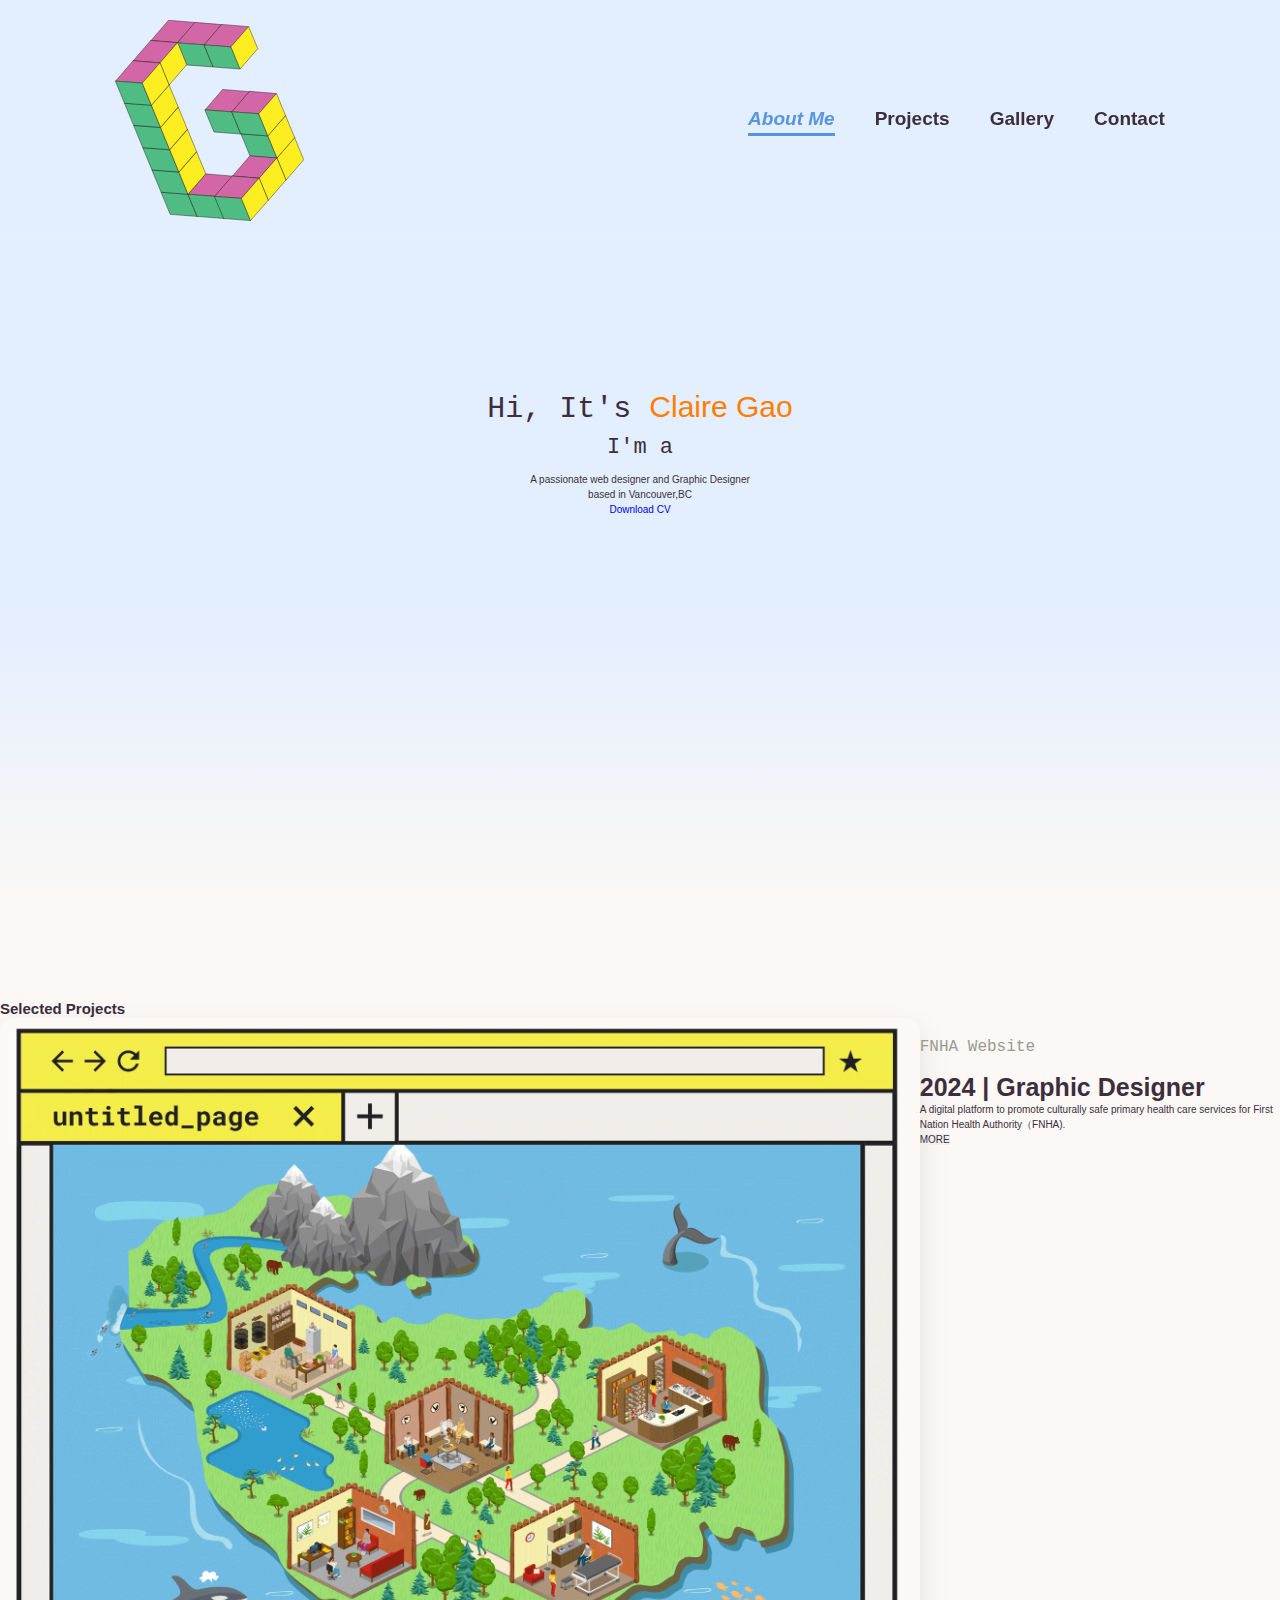
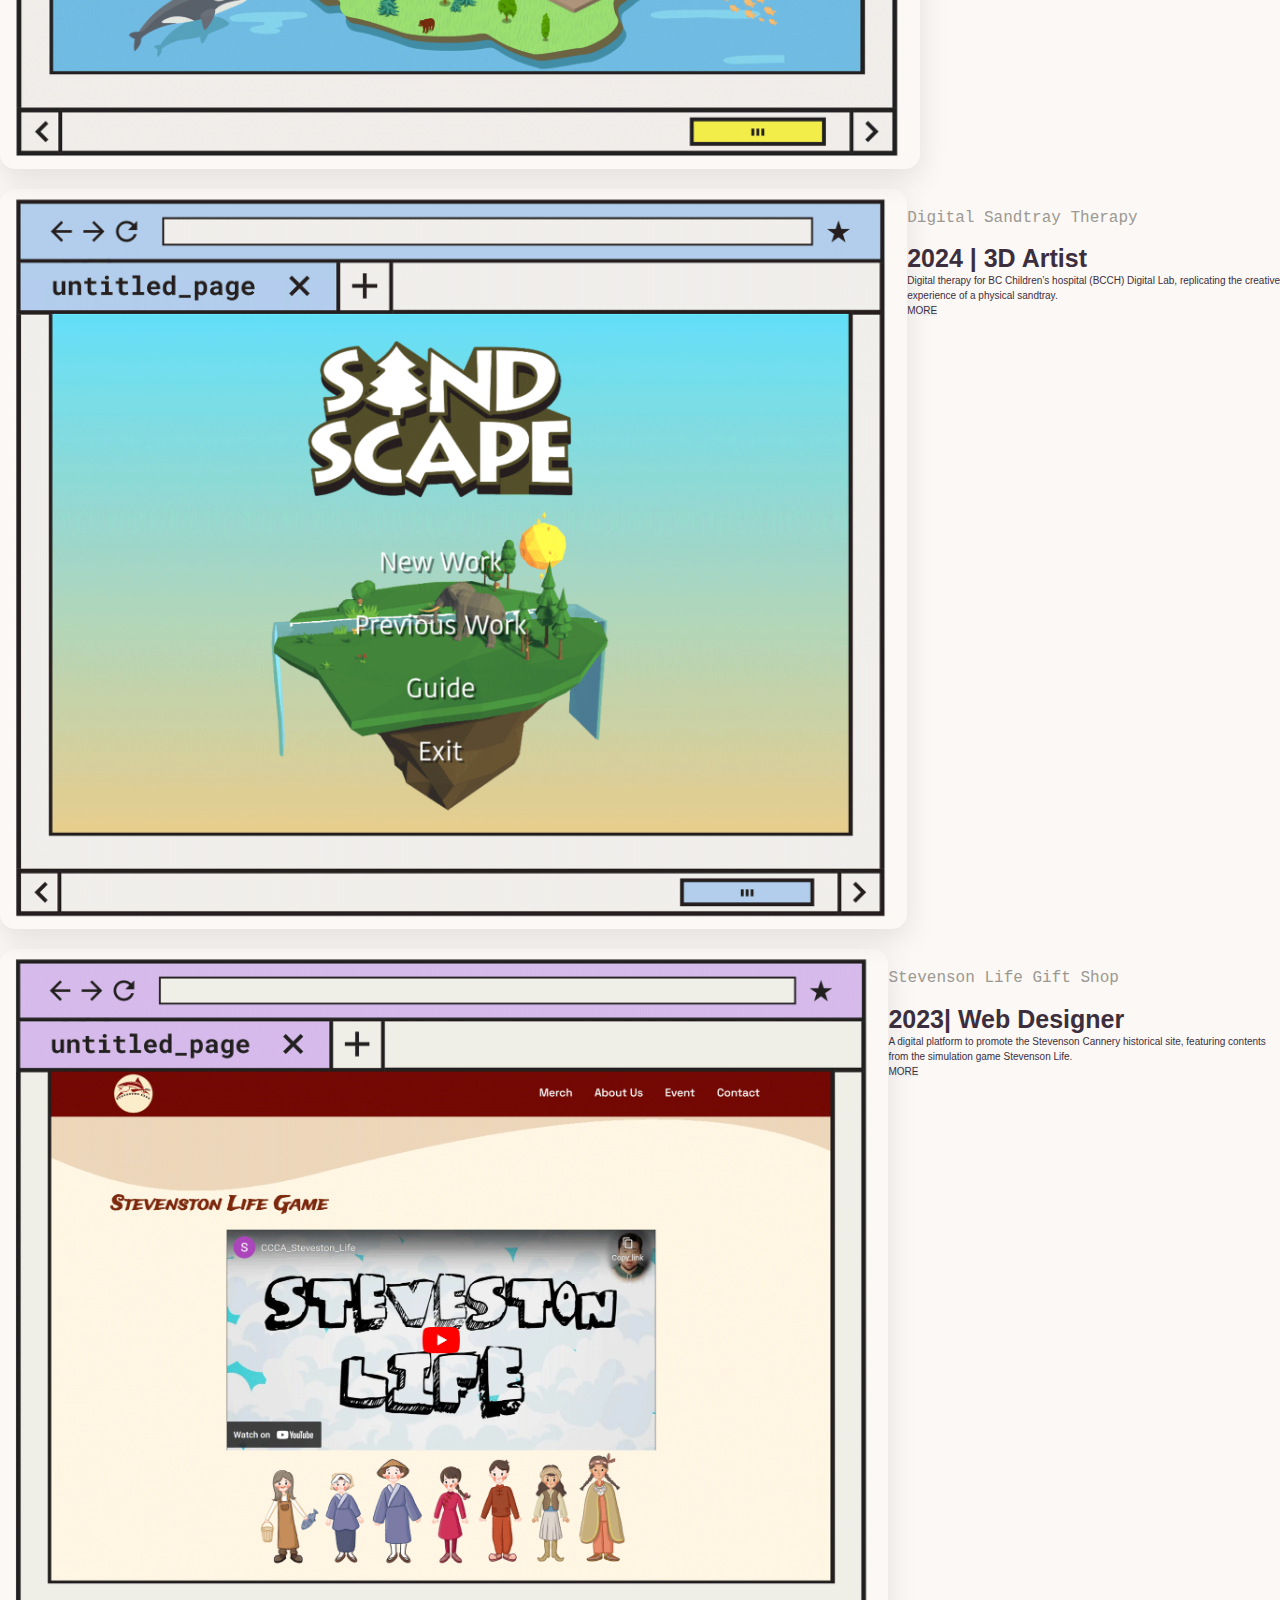
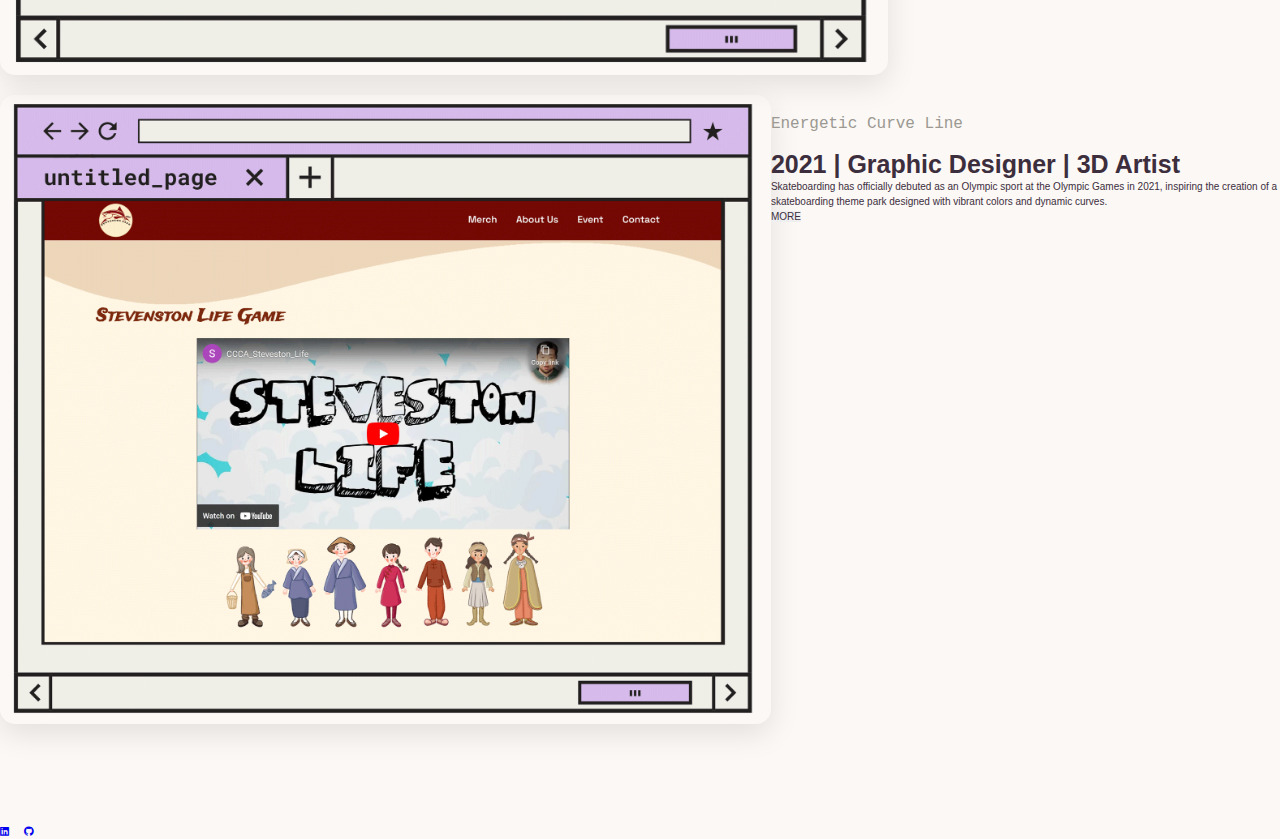
<file: index.html>
<!DOCTYPE html>
<html lang="en-CA">
    <head>
        <meta charset="utf-8">
        <meta name="viewport" content="width=device-width, initial-scale=1, shrink-to-fit=no, viewport-fit=cover">
        <link rel="stylesheet" href="https://cdnjs.cloudflare.com/ajax/libs/font-awesome/6.5.2/css/all.min.css">
        <link rel="stylesheet" href="styles/reset.css">
        <link rel="stylesheet" href="styles/main.css">
        <title>Personal Website</title>
    </head>
    <body>
        <header>
            <img src="images/logo.svg" alt="" class="logo">
            <nav>
                <a href="#about-me" title="banner" class="active"> About Me</a>
                <a href="#projects" title="Selected Projects">Projects</a>
                <a href="fun-Works.html" title="Desgin and Art Works Archives">Gallery</a>
                <a href="#contact" title="Contact Info">Contact</a>
            </nav>
        </header>
        <main>
            <section id="about-me" class="home">
                <div class="home-content">
                    <h1>Hi, It's <span>Claire Gao</span></h1>
                    <h3 class="typing-text">I'm a <span></span></h3>
                    <p>A passionate web designer and Graphic Designer
                    <br>based in Vancouver,BC </p>
                    <a href="https://docs.google.com/document/d/1UJt3DOXD3BlsddroTy67OWfcj3agmUTtpZbGfWmgx4Q/edit?usp=sharing" class="btn">Download CV</a>                                        
                </div>
            </section>
            <section id="projects" class="projects">
                <h2>Selected Projects</h2>
                <ul>
                    <li class="is-flex">
                        <div class="project-img">
                            <img src="images/22.png" src="">
                        </div>
                        <div class="project-info">
                            <h3>FNHA Website</h3>
                            <h4>2024 | Graphic Designer</h4>
                            <p>A digital platform to promote culturally safe primary health care services for First Nation Health Authority（FNHA).</p>
                            <a href="fnha-website.html">
                             <button class="button-56" role="button">MORE</button>
                            </a>
                        </div>
                    </li>
                    <li class="is-flex">
                        <div class="project-img">
                            <img src="images/21.png" src="">
                        </div>
                        <div class="project-info">
                            <h3>Digital Sandtray Therapy</h3>
                            <h4>2024 | 3D Artist</h4>
                            <p>Digital therapy for BC Children’s hospital (BCCH) Digital Lab, replicating the creative experience of a physical sandtray.</p>
                            <a href="digital-sandtray-therapy.html">
                             <button class="button-56" role="button">MORE</button>
                            </a>
                        </div>
                    </li>
                    <li class="is-flex">
                        <div class="project-img">
                            <img src="images/23.png" src="">
                        </div>
                        <div class="project-info">
                            <h3>Stevenson Life Gift Shop</h3>
                            <h4>2023| Web Designer</h4>
                            <p>A digital platform to promote the Stevenson Cannery historical site, featuring contents from the simulation game Stevenson Life.</p>
                            <a href="stevenson-life-gift-shop.html">
                             <button class="button-56" role="button">MORE</button>
                            </a>
                        </div>
                    </li>
                    <li class="is-flex">
                        <div class="project-img">
                            <img src="images/23.png" src="">
                        </div>
                        <div class="project-info">
                            <h3>Energetic Curve Line</h3>
                            <h4>2021 | Graphic Designer | 3D Artist</h4>
                            <p>Skateboarding has officially debuted as an Olympic sport at the Olympic Games in 2021, inspiring the creation of a skateboarding theme park designed with vibrant colors and dynamic curves.</p>
                            <a href="energetic-curve-line.html">
                              <button class="button-56" role="button">MORE</button>
                            </a>
                            
                        </div>
                    </li>
                </ul>
                
            </section>
            
            <section id="contact" class="Contact">
                
            </section>
        </main>
        <footer>
            <div class="social-icons">
                <a href="https://www.linkedin.com/in/claire-siqi-gao-70b4151b2/"><i class="fa-brands fa-linkedin"></i></a>
                <a href="https://github.com/ImClaireGao"><i class="fa-brands fa-github"></i></a>
            </div>
        </footer>
    </body>
</html>
</file>
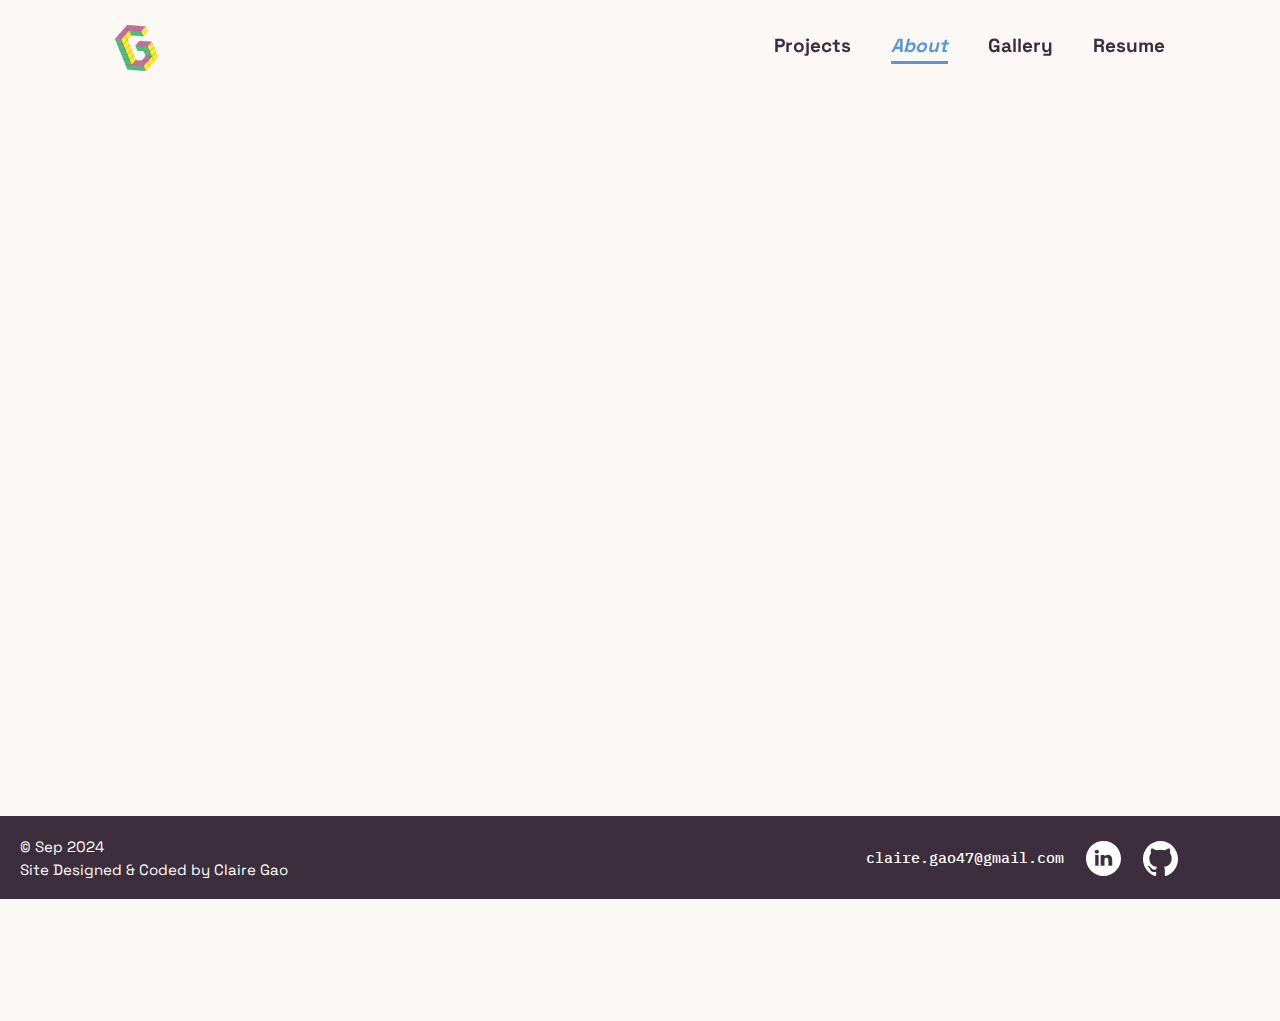
<file: about.html>
<!DOCTYPE html>
<html lang="en-CA">
    <head>
        <meta charset="utf-8">
        <meta name="viewport" content="width=device-width, initial-scale=1, shrink-to-fit=no, viewport-fit=cover">
        <link rel="preconnect" href="https://fonts.googleapis.com">
        <link rel="preconnect" href="https://fonts.gstatic.com" crossorigin>
        <link rel="stylesheet" href="https://fonts.googleapis.com/css2?family=IBM+Plex+Mono:ital,wght@0,100;0,200;0,300;0,400;0,500;0,600;0,700;1,100;1,200;1,300;1,400;1,500;1,600;1,700&family=Space+Grotesk:wght@300..700&display=swap" >
        <link rel="icon" type="image/svg" href="images/favicon.svg">
        <link rel="stylesheet" href="styles/reset.css">
        <link rel="stylesheet" href="styles/side-panel.css">
        <link rel="stylesheet" href="https://unpkg.com/aos@next/dist/aos.css" />
        <title>About Me</title>
    </head>
    <!-- Google tag (gtag.js) -->
    <script async src="https://www.googletagmanager.com/gtag/js?id=G-YCXKE1RN6E"></script>
    <script>
      window.dataLayer = window.dataLayer || [];
      function gtag(){dataLayer.push(arguments);}
      gtag('js', new Date());

      gtag('config', 'G-YCXKE1RN6E');
    </script>
    <!-- Clarity -->
    <script type="text/javascript">
        (function(c,l,a,r,i,t,y){
            c[a]=c[a]||function(){(c[a].q=c[a].q||[]).push(arguments)};
            t=l.createElement(r);t.async=1;t.src="https://www.clarity.ms/tag/"+i;
            y=l.getElementsByTagName(r)[0];y.parentNode.insertBefore(t,y);
        })(window, document, "clarity", "script", "qd5m733jta");
    </script>
    <body>
        <div class="theme-wrapper">
            <header>
                <a href="index.html" title="Homepage">
                    <img src="images/logo.svg" alt="Logo" class="logo">
                </a>
                <nav>
                    <a href="index.html" title="Selected Projects">Projects</a>
                    <a href="about.html" title="banner" class="active">About</a>
                    <a href="image-scroll.html" title="Desgin and Art Works Archives">Gallery</a>
                    <a href="resume_claire_gao.pdf" title="Resume Review" target="_blank">Resume</a>
                </nav>
            </header>
            <main>
              <section>
                <div class="container">

                </section>
            </main>
            
            <footer class="ftr">
                <div class="ftr-container is-flex"> 
                    <div class="copyright">
                        <p>&copy; Sep 2024 
                        <br>Site Designed & Coded by Claire Gao</p>
                    </div>
                        <div class="ftr-right">
                            <a href="mailto:claire.gao47@gmail.com" title="Send me an email" class="email">claire.gao47@gmail.com</a>
                            <ul class="social-icons">
                                <li><a href="https://www.linkedin.com/in/claire-siqi-gao-70b4151b2/" title="Find me on Linkedin" target="_blank" ><img src="images/linkedin.svg" alt=" Linkdein icon" width="35px"></a></li>
                                <li><a href="https://github.com/ImClaireGao" title="Find me on Github" target="_blank"><img src="images/github.svg" alt="Github icon" width="35px"></a></li>
                            </ul>

                        </div>
                    </div>

            </footer> 

            
            <script>
              
            

              AOS.init();

            </script>
            
        </div>
    </body>
</html>
</file>
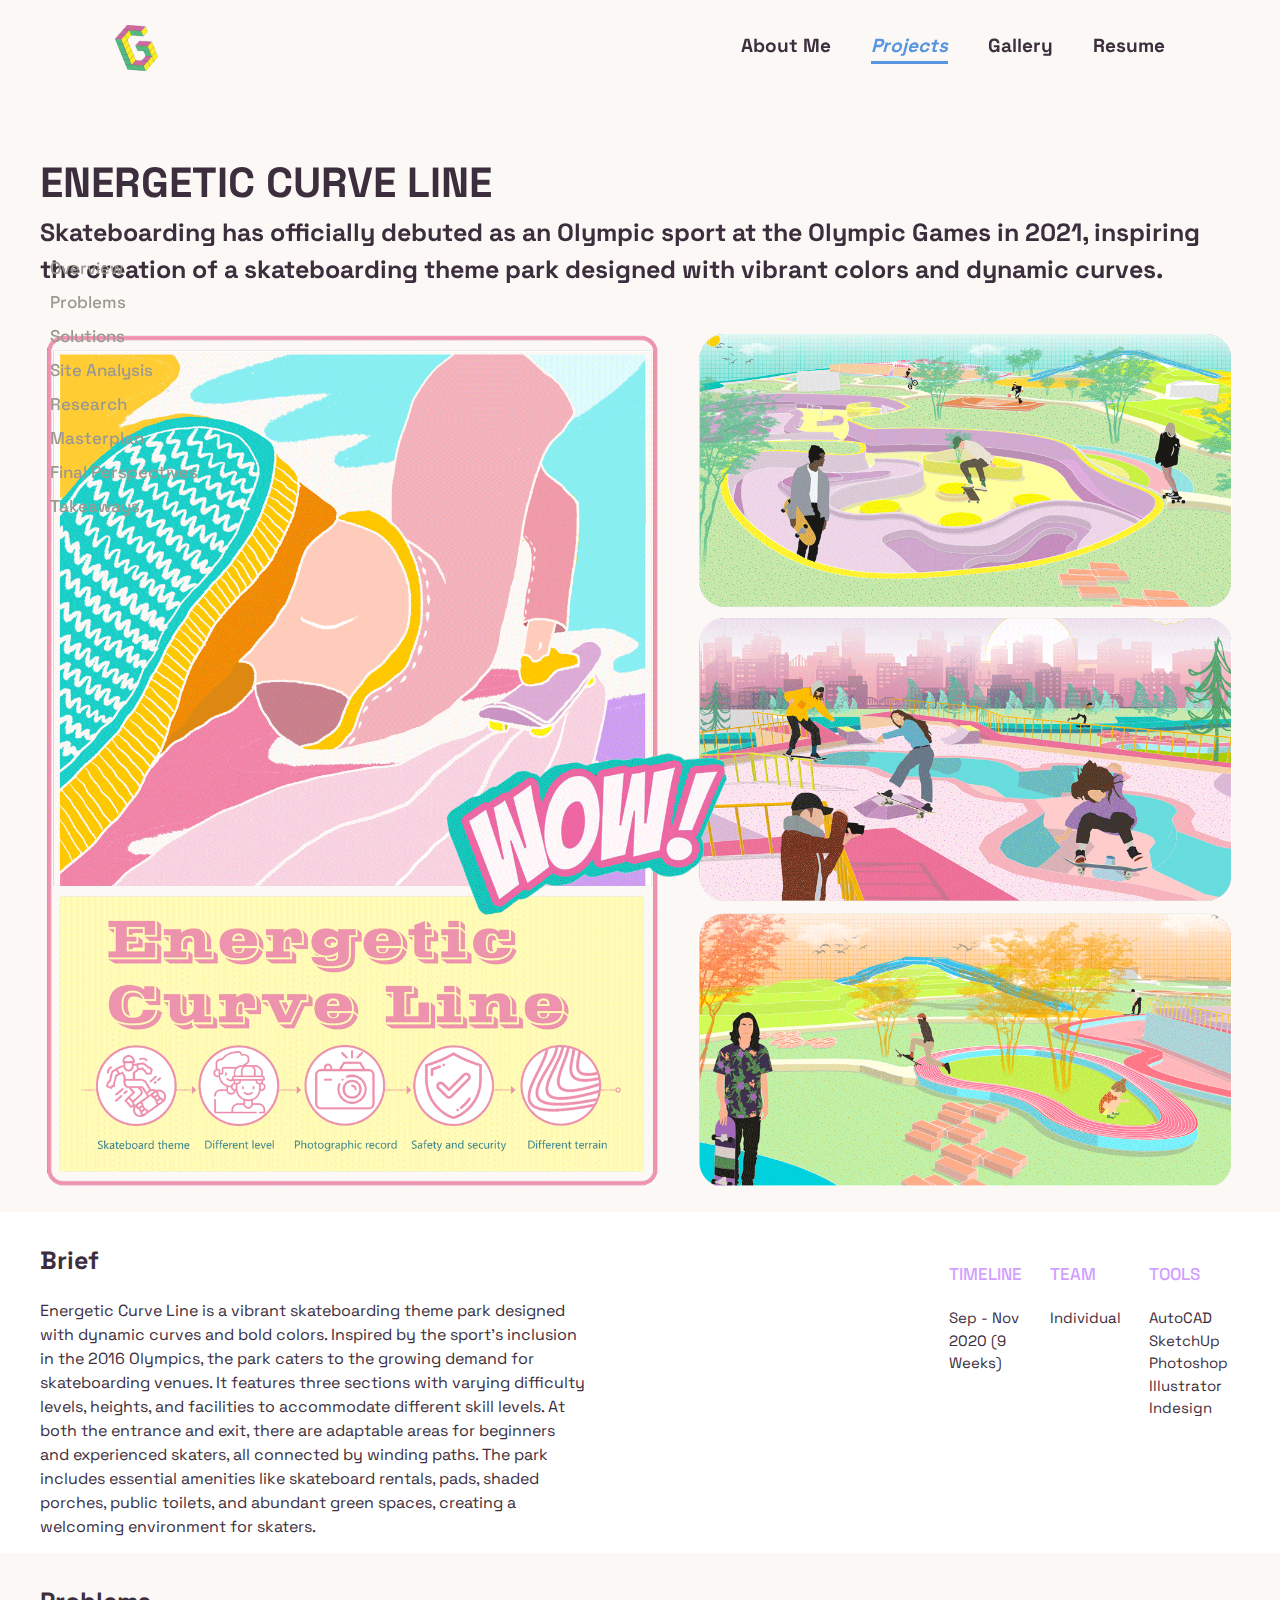
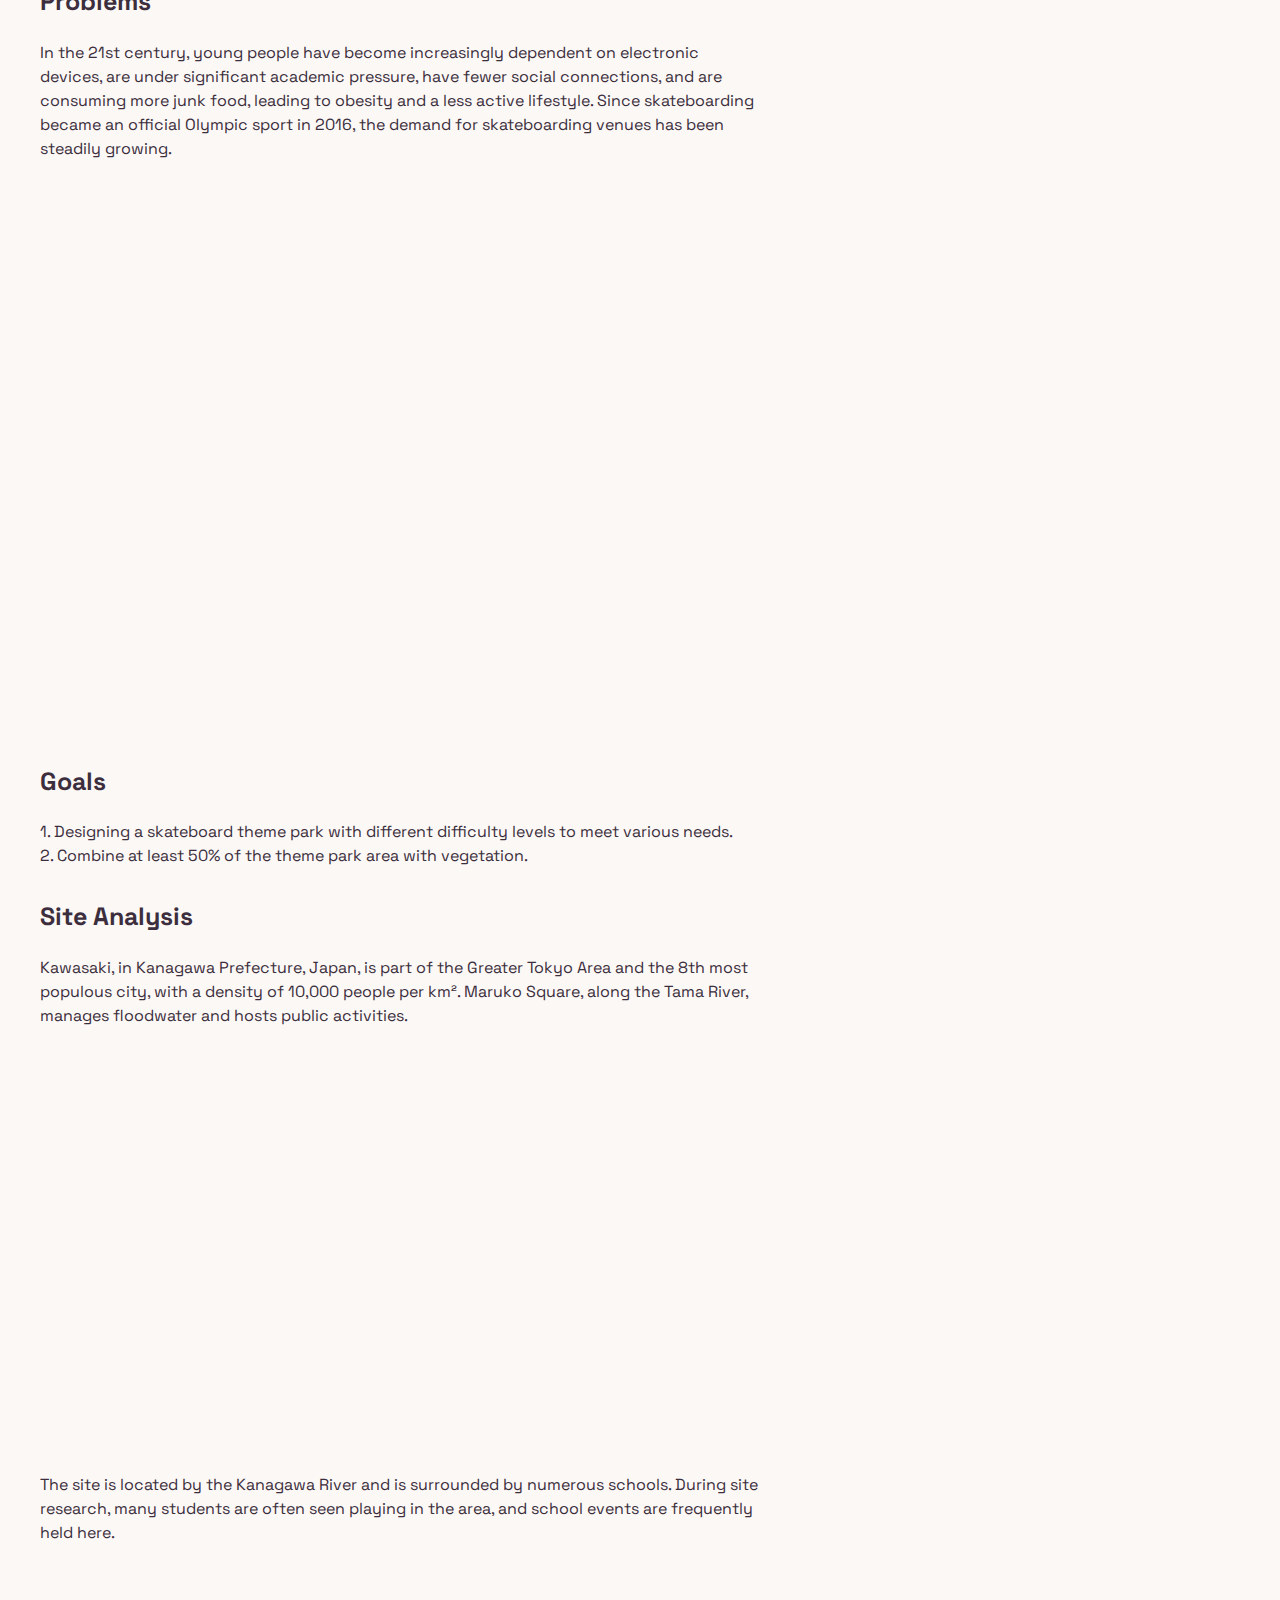
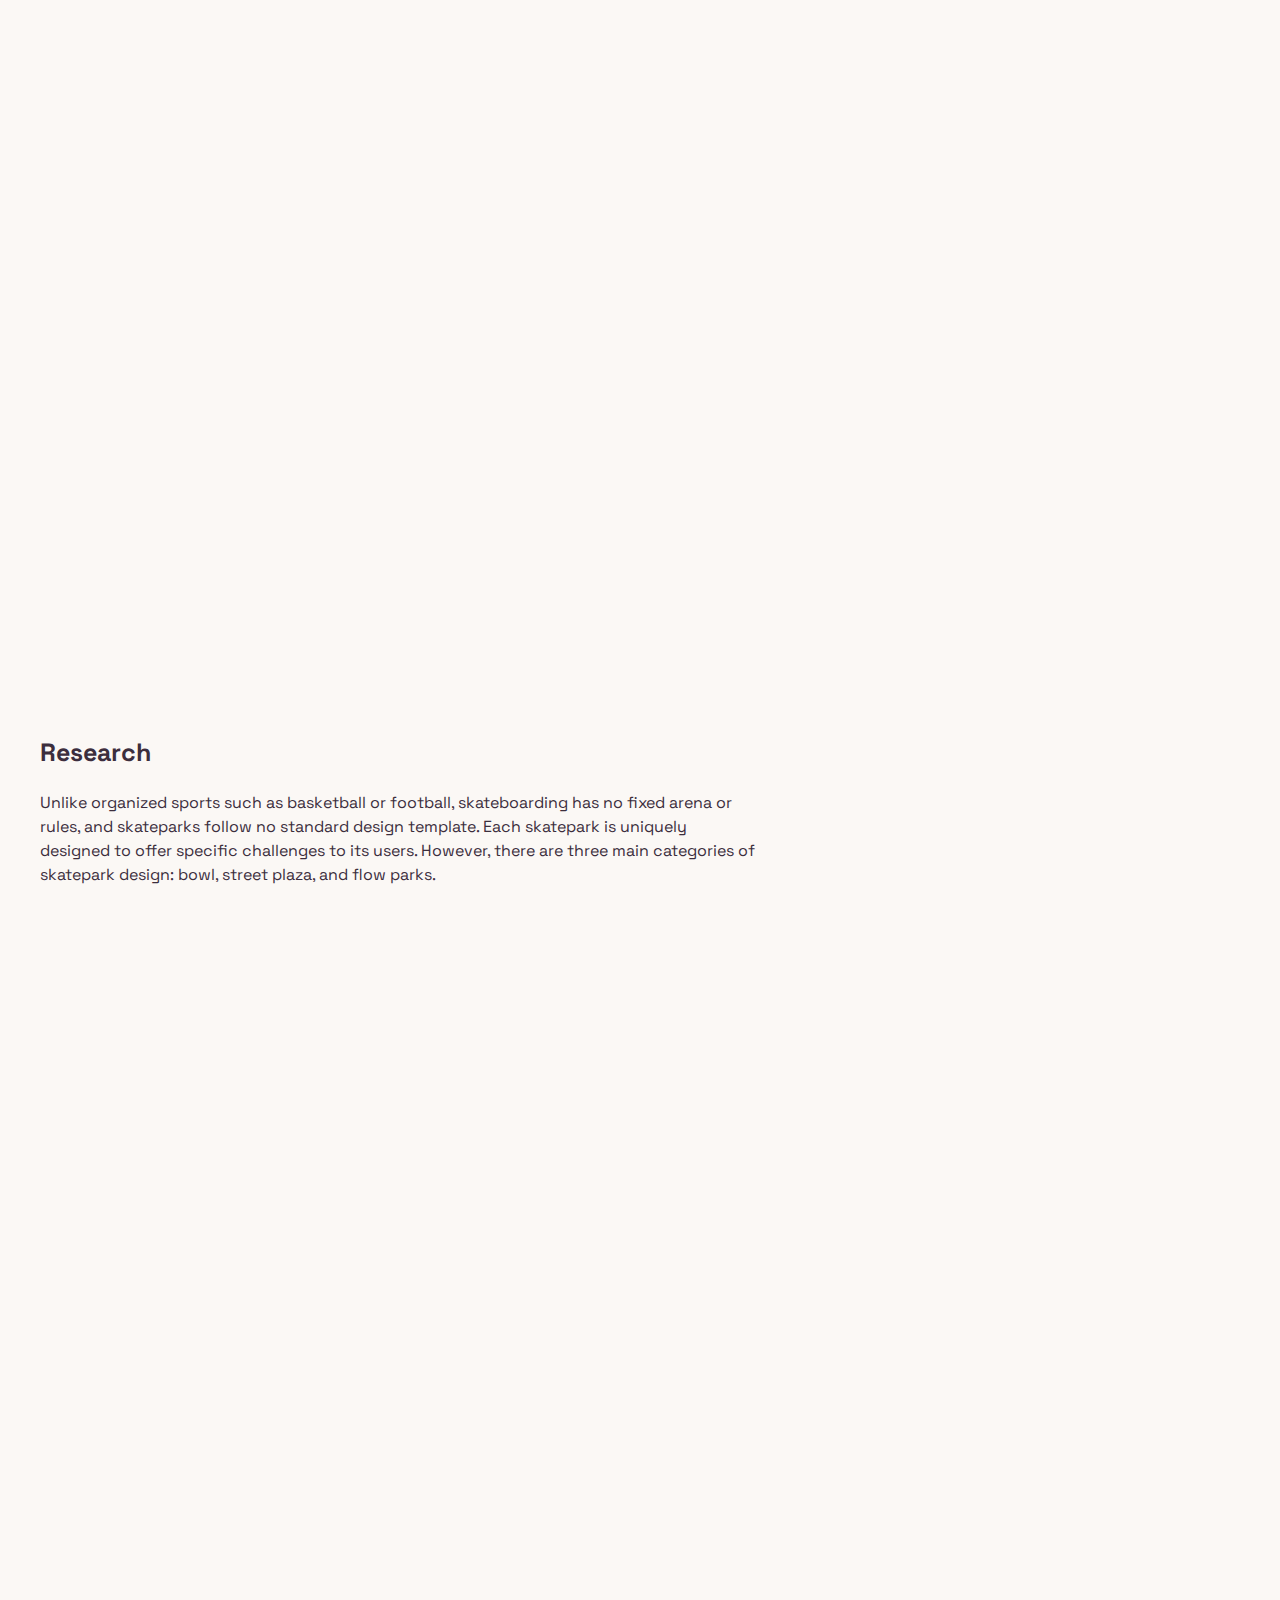
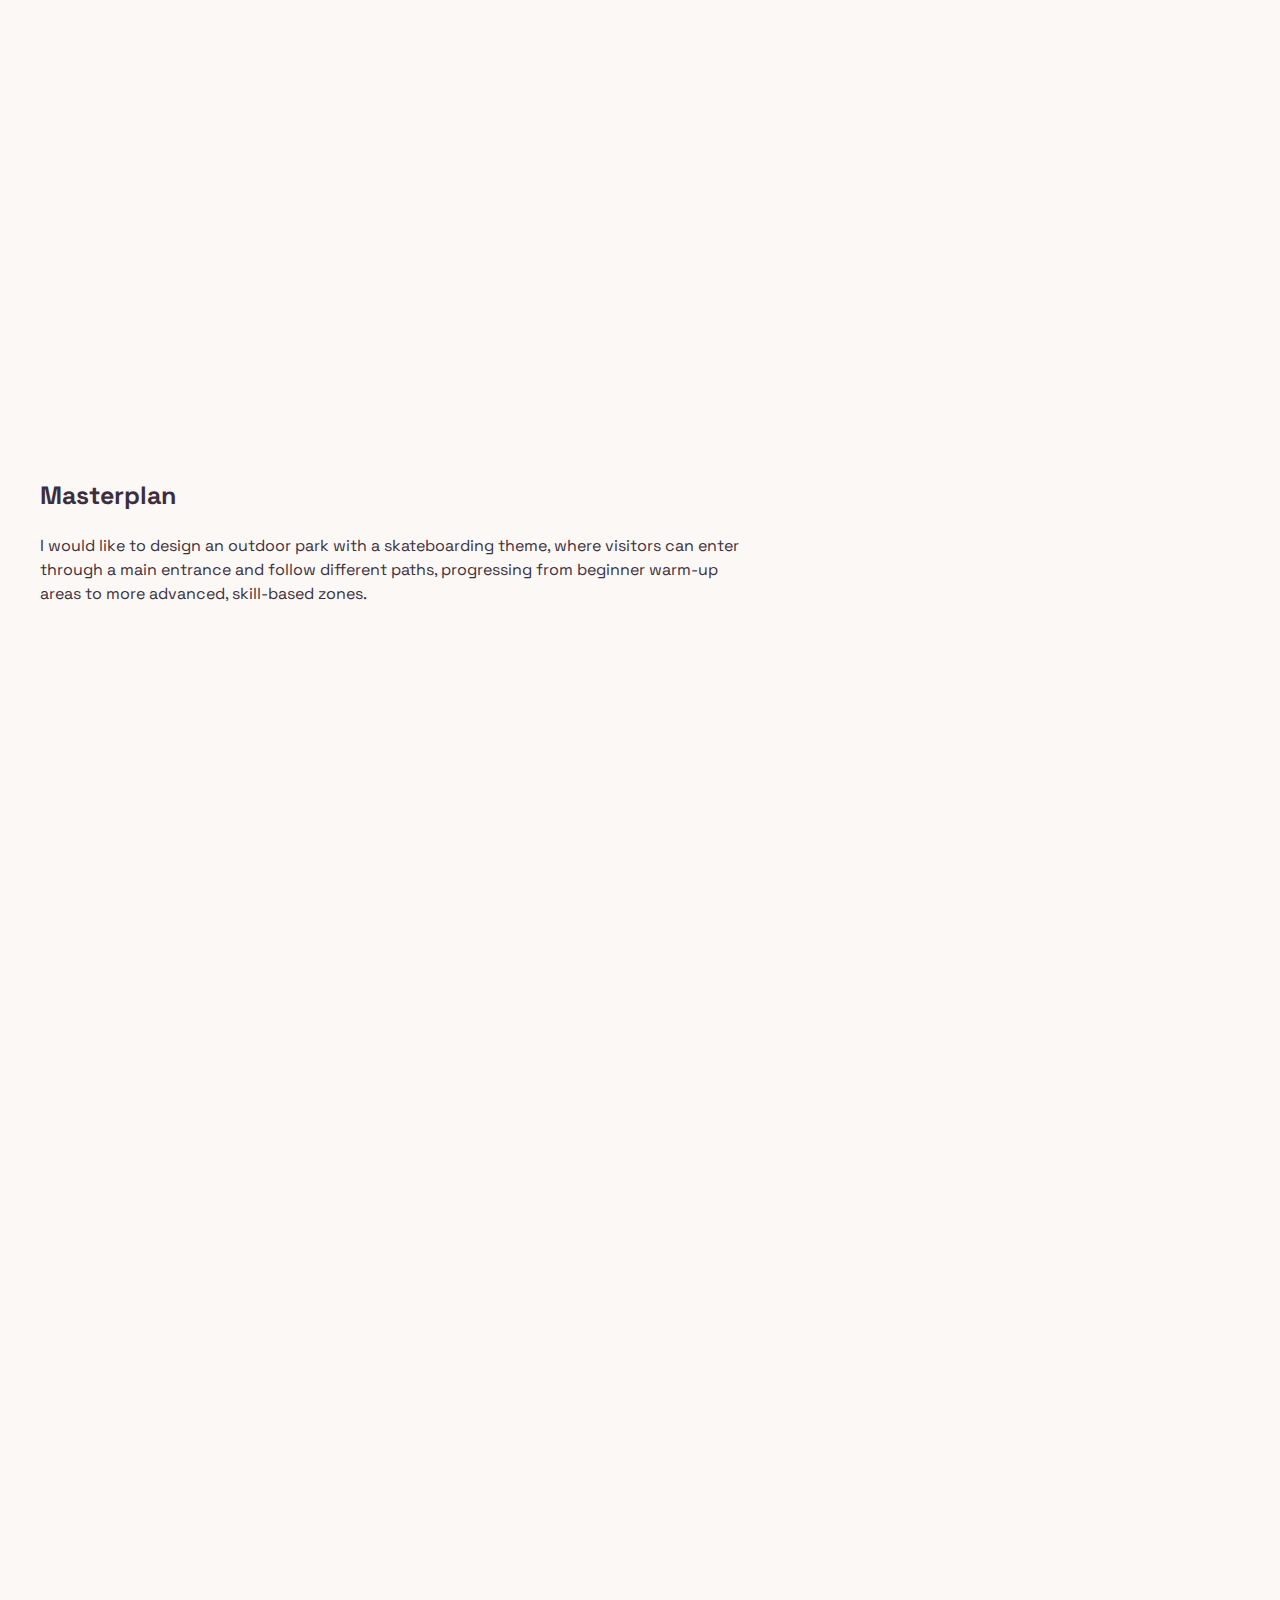
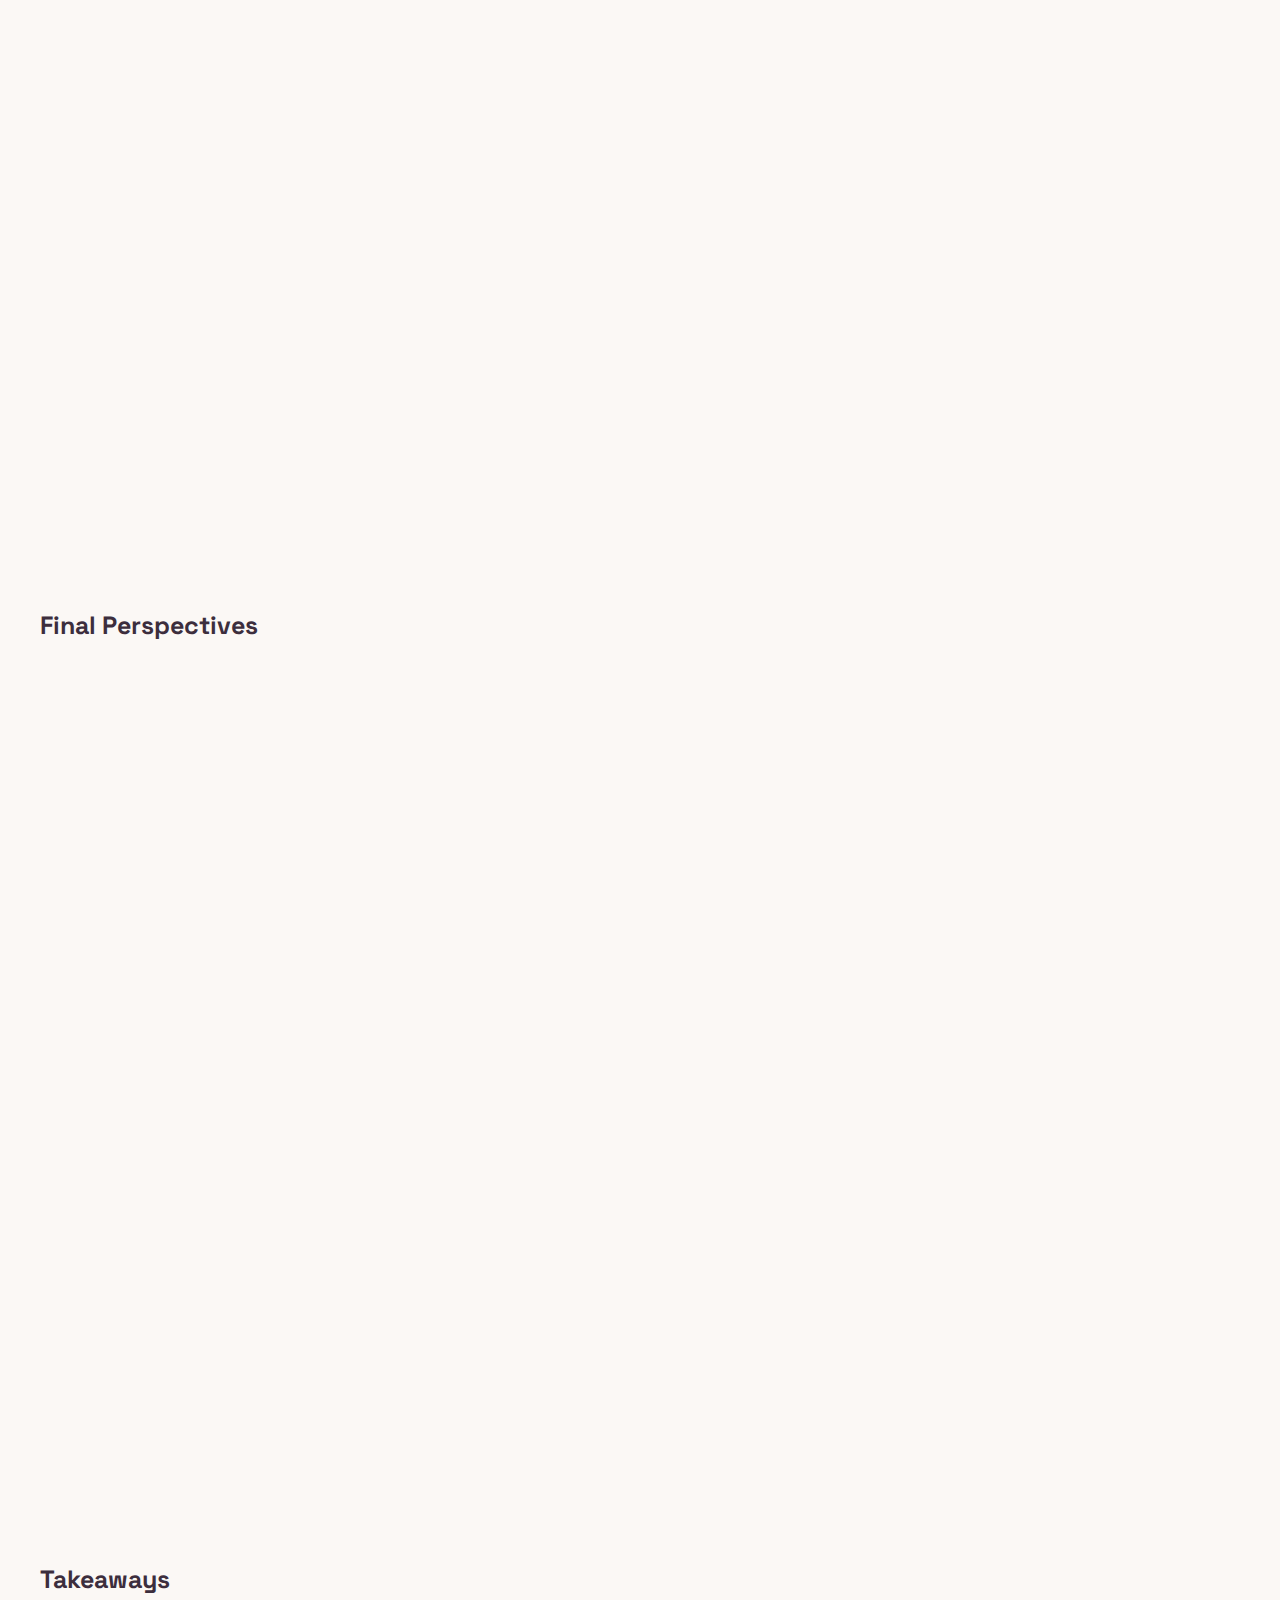
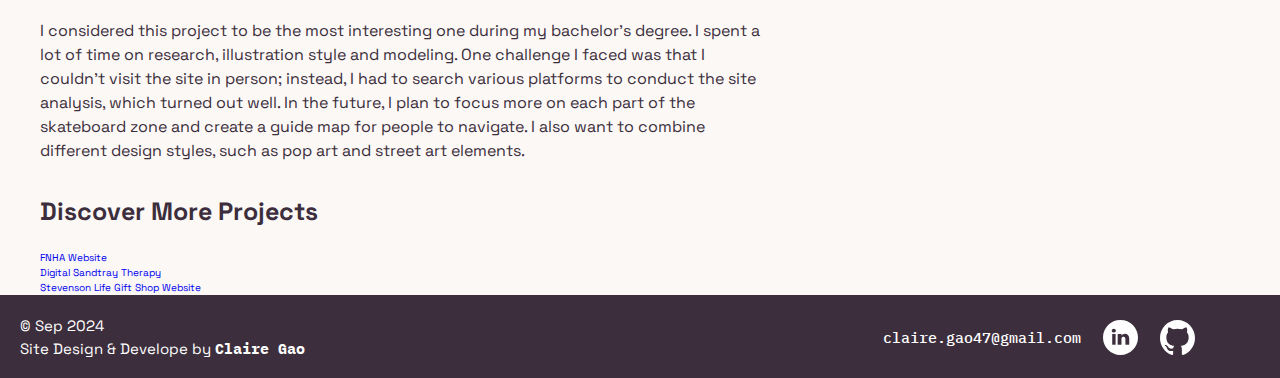
<file: energetic-curve-line.html>
<!DOCTYPE html>
<html lang="en-CA">
    <head>
        <meta charset="utf-8">
        <meta name="viewport" content="width=device-width, initial-scale=1, shrink-to-fit=no, viewport-fit=cover">
        <link rel="preconnect" href="https://fonts.googleapis.com">
        <link rel="preconnect" href="https://fonts.gstatic.com" crossorigin>
        <link rel="stylesheet" href="https://fonts.googleapis.com/css2?family=IBM+Plex+Mono:ital,wght@0,100;0,200;0,300;0,400;0,500;0,600;0,700;1,100;1,200;1,300;1,400;1,500;1,600;1,700&family=Space+Grotesk:wght@300..700&display=swap" >
        <link rel="icon" type="image/svg" href="images/favicon.svg">
        <link rel="stylesheet" href="styles/reset.css">
        <link rel="stylesheet" href="styles/side-panel.css">
        <link rel="stylesheet" href="https://unpkg.com/aos@next/dist/aos.css" />
        <title>Skatepark</title>
    </head>
    <!-- Google tag (gtag.js) -->
    <script async src="https://www.googletagmanager.com/gtag/js?id=G-YCXKE1RN6E"></script>
    <script>
      window.dataLayer = window.dataLayer || [];
      function gtag(){dataLayer.push(arguments);}
      gtag('js', new Date());

      gtag('config', 'G-YCXKE1RN6E');
    </script>
    <body>
        <div class="theme-wrapper">
            <header>
                <a href="index.html" title="Homepage">
                    <img src="images/logo.svg" alt="Logo" class="logo">
                </a>
                <nav>
                    <a href="index.html" title="banner">About Me</a>
                    <a href="index.html" title="Selected Projects" class="active">Projects</a>
                    <a href="gallery.html" title="Desgin and Art Works Archives">Gallery</a>
                    <a href="cv.pdf" title="Resume Review" target="_blank">Resume</a>
                </nav>
            </header>
            <div class="sidebar">
                <ul>
                  <li>
                    <a href="#overview" title="Project Overview">Overview</a>
                  </li>
                  <li>
                    <a href="#problems" title="Problems">Problems</a>
                  </li>
                  <li>
                    <a href="#solutions" title="Solutions">Solutions</a>
                  </li>
                  <li>
                    <a href="#site-analysis" title="Site Analysis">Site Analysis</a>
                  </li>
                  <li>
                    <a href="#research" title="Research">Research</a>
                  </li>
                  <li>
                    <a href="#masterplan" title="Masterplan">Masterplan</a>
                  </li>
                  <li>
                    <a href="#perspectives" title="Perspectives">Final Perspectives</a>
                  </li>
                  <li>
                    <a href="#takeaways" title="Project Takeaways">Takeaways</a>
                  </li>
                </ul>
            </div>
            <main>
                <section>
                    <div class="container">
                        <div class="slider">
                            <h1 class="slider" data-aos="fade-right" data-aos-delay="100" data-aos-duration="1000" data-aos-once="true">Energetic Curve Line</h1>
                            <h2 class="slider" data-aos="fade-right" data-aos-delay="200" data-aos-duration="1200" data-aos-once="true">Skateboarding has officially debuted as an Olympic sport at the Olympic Games in 2021, inspiring the creation of a skateboarding theme park designed with vibrant colors and dynamic curves.</h2>
                        </div>
                        <img src="images/skatepark/31.png" alt="cover">
                    </div>
                </section>
                <section id="overview" class="overview">
                    <div class="container">
                        <div class="is-flex">    
                            <div class="intro">
                                <h2>Brief</h2>
                                <p class="description">Energetic Curve Line is a vibrant skateboarding theme park designed with dynamic curves and bold colors. Inspired by the sport's inclusion in the 2016 Olympics, the park caters to the growing demand for skateboarding venues. It features three sections with varying difficulty levels, heights, and facilities to accommodate different skill levels. At both the entrance and exit, there are adaptable areas for beginners and experienced skaters, all connected by winding paths. The park includes essential amenities like skateboard rentals, pads, shaded porches, public toilets, and abundant green spaces, creating a welcoming environment for skaters.</p>
                            </div>
                            <ul class="key-words">
                                <li>
                                    <h3 class="big-title">Timeline</h3>
                                    <p>Sep - Nov 2020 (9 weeks)</p>
                                </li>
                                <li>
                                    <h3 class="big-title">Team</h3>
                                    <p>Individual</p>
                                </li>
                                <li>
                                    <h3 class="big-title">Tools</h3>
                                    <p>AutoCAD</p>
                                    <p>SketchUp</p> 
                                    <p>Photoshop</p>
                                    <p>Illustrator</p>
                                    <p>Indesign</p>   
                                </li>
                            </ul>
                        </div>
                    </div>
                </section>
                <section id="problems" class="problems">
                    <div class="container">
                        <h2>Problems</h2>
                        <p>In the 21st century, young people have become increasingly dependent on electronic devices, are under significant academic pressure, have fewer social connections, and are consuming more junk food, leading to obesity and a less active lifestyle. Since skateboarding became an official Olympic sport in 2016, the demand for skateboarding venues has been steadily growing.</p>
                        <div class="card" data-aos="fade-right" data-aos-delay="200" data-aos-duration="1200" data-aos-once="true">
                            <img src="images/skatepark/32.png">
                        </div>
                    </div>
                </section>
                <section id="solutions" class="solutions">
                    <div class="container">
                        <h2>Goals</h2>
                        <p>1. Designing a skateboard theme park with different difficulty levels to meet various needs.</p>
                        <p>2. Combine at least 50% of the theme park area with vegetation.</p>
                    </div>
                <section id="site-analysis" class="site-analysis">
                    <div class="container">
                        <h2>Site Analysis</h2>
                        <p>Kawasaki, in Kanagawa Prefecture, Japan, is part of the Greater Tokyo Area and the 8th most populous city, with a density of 10,000 people per km². Maruko Square, along the Tama River, manages floodwater and hosts public activities.</p>
                        <div class="card" data-aos="fade-right" data-aos-delay="200" data-aos-duration="1200" data-aos-once="true">
                            <img src="images/skatepark/30.png" >
                        </div>
                        <p>The site is located by the Kanagawa River and is surrounded by numerous schools. During site research, many students are often seen playing in the area, and school events are frequently held here.</p>
                        <div class="card" data-aos="fade-right" data-aos-delay="200" data-aos-duration="1200" data-aos-once="true">
                            <img src="images/skatepark/33.png">
                        </div>
                    </div>
                </section>
                <section id="research" class="research">
                        <div class="container">
                            <h2>Research</h2>
                            <p>Unlike organized sports such as basketball or football, skateboarding has no fixed arena or rules, and skateparks follow no standard design template. Each skatepark is uniquely designed to offer specific challenges to its users. However, there are three main categories of skatepark design: bowl, street plaza, and flow parks.</p>
                            <div class="card" data-aos="fade-right" data-aos-delay="100" data-aos-duration="1000" data-aos-once="true">
                                <img src="images/skatepark/34.png" >
                            </div>
                            <div class="card" data-aos="fade-right" data-aos-delay="400" data-aos-duration="1600" data-aos-once="true">
                                <img src="images/skatepark/36.png" >
                            </div>
                        </div>
                  </section>
                  <section id="masterplan" class="masterplan">
                        <div class="container">
                            <h2>Masterplan</h2>
                            <p>I would like to design an outdoor park with a skateboarding theme, where visitors can enter through a main entrance and follow different paths, progressing from beginner warm-up areas to more advanced, skill-based zones.</p>
                            <div class="card">                    
                                <div class="card" data-aos="fade-right" data-aos-delay="300" data-aos-duration="1400" data-aos-once="true">
                                    <img src="images/skatepark/35.png">
                                </div>
                                
                                <div class="card" data-aos="fade-right" data-aos-delay="500" data-aos-duration="1800" data-aos-once="true">
                                    <img src="images/skatepark/37.png">
                                </div>
                                
                            </div>
                        </div> 
                    </section>     
                  <section id="perspectives" class="perspectives">
                        <div class="container">
                            <h2>Final Perspectives</h2>
                            <div class="card" data-aos="fade-right" data-aos-delay="600" data-aos-duration="2000" data-aos-once="true">
                                <img src="images/skatepark/38.png">
                            </div>
                        </div>
                    </section>     
                  <section id="takeaways" class="takeaways">
                        <div class="container">
                            <h2>Takeaways</h2>
                            <p>I considered this project to be the most interesting one during my bachelor's degree. I spent a lot of time on research, illustration style and modeling. One challenge I faced was that I couldn’t visit the site in person; instead, I had to search various platforms to conduct the site analysis, which turned out well. In the future, I plan to focus more on each part of the skateboard zone and create a guide map for people to navigate. I also want to combine different design styles, such as pop art and street art elements.</p>
                        </div>
                    </section>
                    <section class="other-projects">
                        <div class="container">
                            <h2>Discover More Projects</h2>
                            <ul>
                                <li><a href="fnha.html" title="FNHA Website">FNHA Website</a></li>
                                <li><a href="digital-sandtray-therapy.html" title="Digital Sandtray Therapy">Digital Sandtray Therapy</a></li>
                                <li><a href="stevenson-life-gift-shop.html" title="Stevenson Life Gift Shop Website">Stevenson Life Gift Shop Website</a></li>
                            </ul>
                        </div>
                    </section>   
                </main>
                <footer class="ftr">
                    <div class="ftr-container is-flex"> 
                        <div class="copyright">
                            <p>&copy; Sep 2024
                            <br>Site Design & Develope by <a href="https://github.com/ImClaireGao/Portfolio" title="Github page" target="_blank"><strong>Claire Gao</strong></a></p>
                        </div>
                        <div class="ftr-right">
                            <a href="mailto:claire.gao47@gmail.com" title="Send me an email" class="email">claire.gao47@gmail.com</a>
                            <ul class="social-icons">
                                <li><a href="https://www.linkedin.com/in/claire-siqi-gao-70b4151b2/" title="Find me on Linkedin" target="_blank" ><img src="images/linkedin.svg" alt=" Linkdein icon" width="35px"></a></li>
                                <li><a href="https://github.com/ImClaireGao" title="Find me on Github" target="_blank"><img src="images/github.svg" alt="Github icon" width="35px"></a></li>
                            </ul>
                        </div>
                    </div>   
                </footer>
                <script src="https://unpkg.com/aos@next/dist/aos.js"></script>
                <script>
                  
                  {
                    const header = document.querySelector(".header");
                    let lastScrollY = window.scrollY;

                    window.addEventListener("scroll", () => {
                      if (lastScrollY < window.scrollY) {
                        header.classList.add("header--hidden");
                      } else {
                        header.classList.remove("header--hidden");
                      }

                      lastScrollY = window.scrollY;
                    });
                  }

                  AOS.init();

                </script>
        </div>
        
    </body>
</html>
</file>
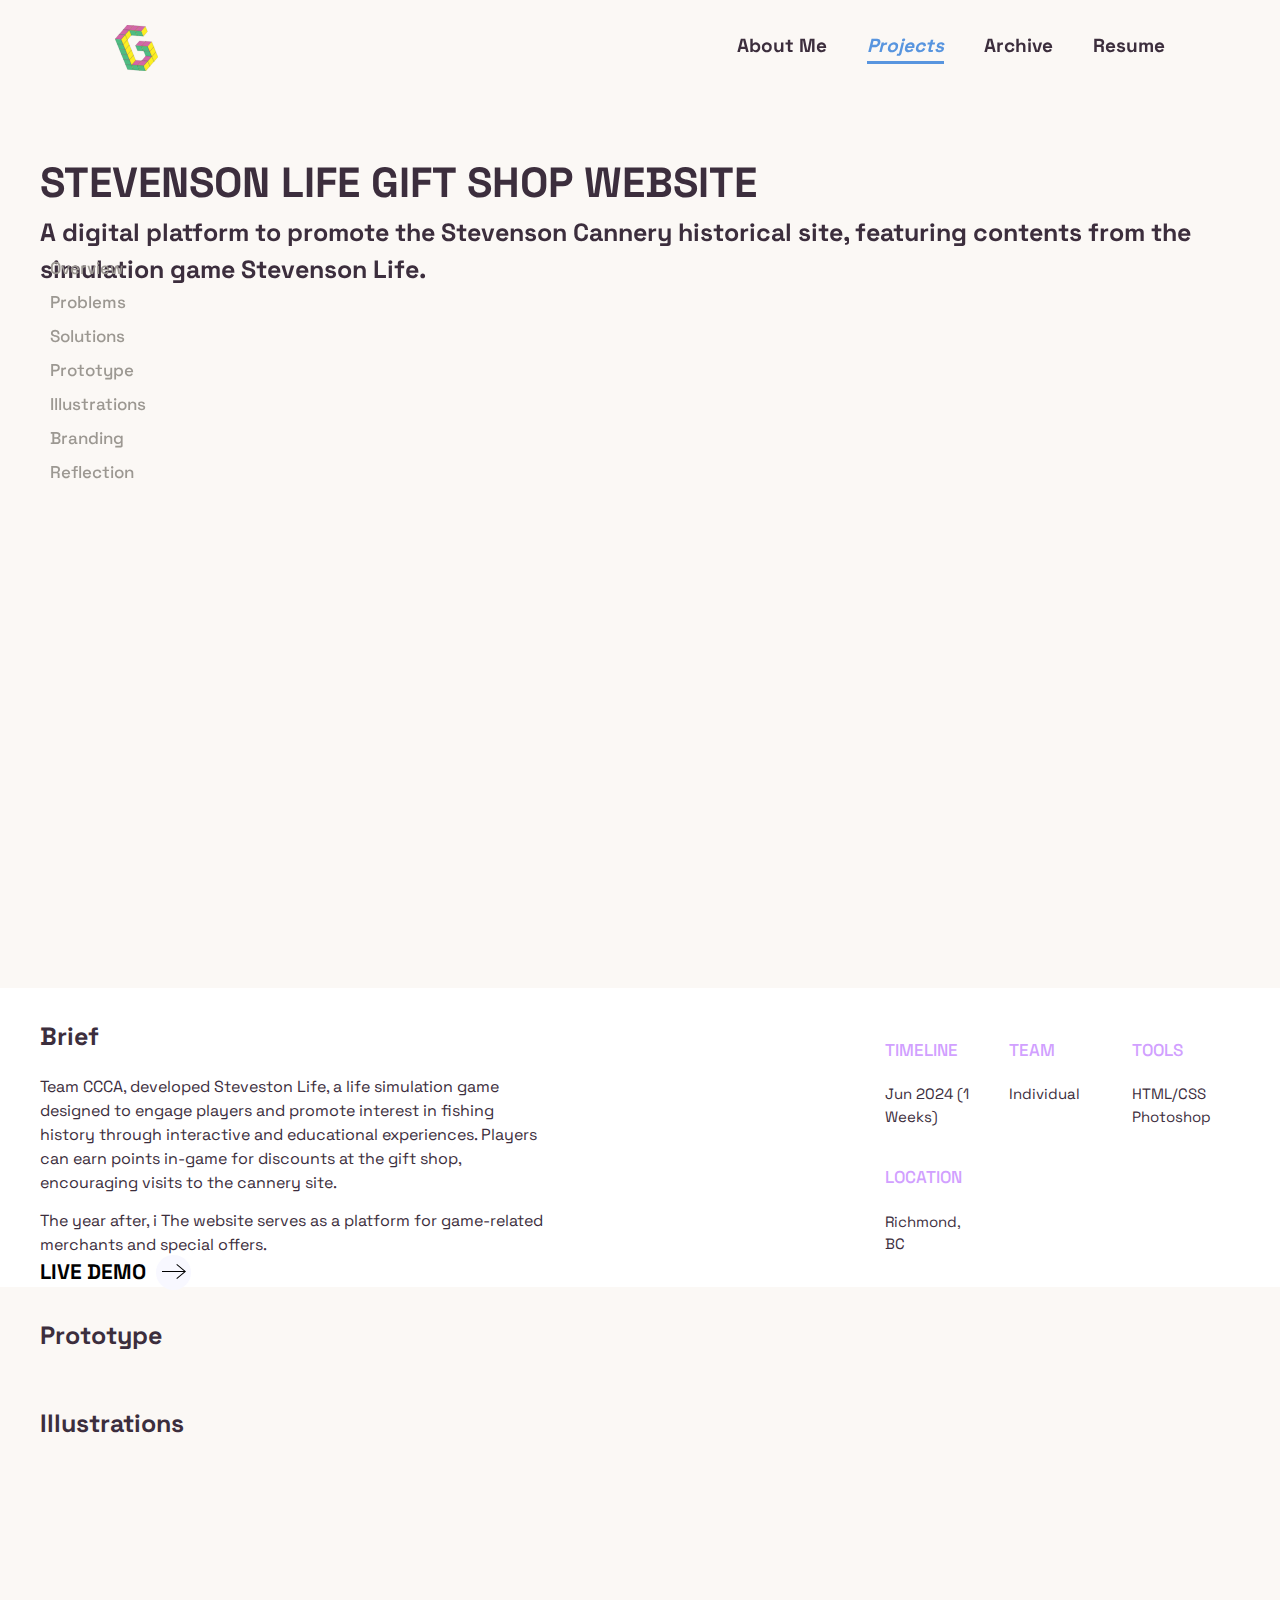
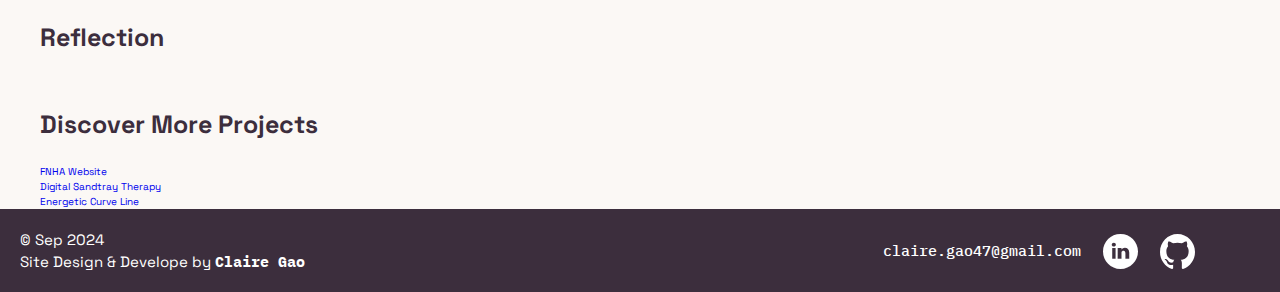
<file: stevenson-life-gift-shop.html>
<!DOCTYPE html>
<html lang="en-CA">
    <head>
        <meta charset="utf-8">
        <meta name="viewport" content="width=device-width, initial-scale=1, shrink-to-fit=no, viewport-fit=cover">
        <link rel="preconnect" href="https://fonts.googleapis.com">
        <link rel="preconnect" href="https://fonts.gstatic.com" crossorigin>
        <link rel="stylesheet" href="https://fonts.googleapis.com/css2?family=IBM+Plex+Mono:ital,wght@0,100;0,200;0,300;0,400;0,500;0,600;0,700;1,100;1,200;1,300;1,400;1,500;1,600;1,700&family=Space+Grotesk:wght@300..700&display=swap" >
        <link rel="icon" type="image/svg" href="images/favicon.svg">
        <link rel="stylesheet" href="styles/reset.css">
        <link rel="stylesheet" href="styles/side-panel.css">
        <link rel="stylesheet" href="https://unpkg.com/aos@next/dist/aos.css" />
        <title>Steveston Gift shop Website</title>
    </head>
    <!-- Google tag (gtag.js) -->
    <script async src="https://www.googletagmanager.com/gtag/js?id=G-YCXKE1RN6E"></script>
    <script>
      window.dataLayer = window.dataLayer || [];
      function gtag(){dataLayer.push(arguments);}
      gtag('js', new Date());

      gtag('config', 'G-YCXKE1RN6E');
    </script>
    <body>
        <div class="theme-wrapper">
            <header>
                <a href="index.html" title="Homepage">
                    <img src="images/logo.svg" alt="Logo" class="logo">
                </a>
                <nav>
                    <a href="index.html" title="banner">About Me</a>
                    <a href="index.html" title="Selected Projects" class="active">Projects</a>
                    <a href="archive.html" title="Desgin and Art Works Archives">Archive</a>
                    <a href="cv.pdf" title="Resume Review" target="_blank">Resume</a>
                </nav>
            </header>
            <div class="sidebar">
                <ul>
                  <li>
                    <a href="#overview" title="Project Overview">Overview</a>
                  </li>
                  <li>
                    <a href="#problems" title="Problems<">Problems</a>
                  </li>
                  <li>
                    <a href="#solutions" title="Project Goals">Solutions</a>
                  </li>
                  <li>
                    <a href="#prototype" title="Prototype">Prototype</a>
                  </li>
                  <li>
                    <a href="#illustrations" title="Illustrations">Illustrations</a>
                  </li>
                  <li>
                    <a href="#branding" title="Branding">Branding</a>
                  </li>
                  <li>
                    <a href="#reflection" title="Project Reflection">Reflection</a>
                  </li>
                </ul>
            </div>
            <main>
                <section>
                    <div class="container">
                        <div class="slider">
                            <h1 class="slider" data-aos="fade-right" data-aos-delay="100" data-aos-duration="1000" data-aos-once="true">Stevenson Life Gift shop Website</h1>
                            <h2 class="slider" data-aos="fade-right" data-aos-delay="200" data-aos-duration="1200" data-aos-once="true">A digital platform to promote the Stevenson Cannery historical site, featuring contents from the simulation game Stevenson Life.</h2>
                        </div>
                        <iframe class="player" src="https://www.youtube-nocookie.com/embed/xgeSYAWU0MQ?si=k8IrCCfd-D6mTbFW" title="YouTube video player" frameborder="0" allow="accelerometer; autoplay; clipboard-write; encrypted-media; gyroscope; picture-in-picture; web-share" referrerpolicy="strict-origin-when-cross-origin" allowfullscreen></iframe>
                    </div>
                </section>
                <section id="overview" class="overview">
                    <div class="container ">
                        <div class="is-flex">    
                            <div class="intro">
                                <h2>Brief</h2>
                                <p class="description">Team CCCA, developed Steveston Life, a life simulation game designed to engage players and promote interest in fishing history through interactive and educational experiences. Players can earn points in-game for discounts at the gift shop, encouraging visits to the cannery site. </p>
                                <p>The year after, i The website serves as a platform for game-related merchants and special offers.</p>
                            </div>
                            <ul class="key-words">
                                <li>
                                    <h3 class="big-title">Timeline</h3>
                                    <p>Jun 2024 (1 weeks)</p>
                                </li>
                                <li>
                                    <h3 class="big-title">Team</h3>
                                    <p>Individual</p>
                                </li>
                                <li>
                                    <h3 class="big-title">Tools</h3>
                                    <p>HTML/CSS</p>
                                    <p>Photoshop</p>    
                                </li>
                                <li>
                                    <h3 class="big-title">Location</h3>
                                    <p>Richmond, BC</p>
                                </li>
                            </ul>
                        </div>
                            <a href="https://imclairegao.github.io/Steveston-Cannery/" title="Stevenson Life Live Demo" target="_blank" class="link">
                              <span class="mask">
                                <div class="link-container">
                                  <span class="link-title1 title">LIVE DEMO</span>
                                  <span class="link-title2 title">LIVE DEMO</span>
                                </div>
                              </span>
                              <div class="link-icon">
                                <svg class="icon" width="24" height="24" xmlns="http://www.w3.org/2000/svg" fill-rule="evenodd" clip-rule="evenodd">
                                  <path d="M21.883 12l-7.527 6.235.644.765 9-7.521-9-7.479-.645.764 7.529 6.236h-21.884v1h21.883z" />
                                </svg>
                                <svg class="icon" width="24" height="24" xmlns="http://www.w3.org/2000/svg" fill-rule="evenodd" clip-rule="evenodd">
                                  <path d="M21.883 12l-7.527 6.235.644.765 9-7.521-9-7.479-.645.764 7.529 6.236h-21.884v1h21.883z" />
                                </svg>
                              </div>
                            </a>
                        </div>
                    </section>
                    <section id="prototype" class="prototype">
                        <div class="container">
                            <h2>Prototype</h2>
                        </div>
                    </section>
                    <section id="illustrations" class="illustrations">
                        <div class="container">
                            <h2>Illustrations</h2>
                            <div class="card">
                                <div class="card" data-aos="fade-up" data-aos-delay="100" data-aos-duration="1000" data-aos-once="true">
                                    <img src="images/sl-map.png" width="1240px" >
                                </div>
                                <div class="card" data-aos="fade-up" data-aos-delay="200" data-aos-duration="1400" data-aos-once="true">
                                    <img src="images/sl-all.png" width="1240px" >
                                </div>
                            </div>
                        </div>
                    </section>
                    <section id="branding" class="Branding">
                        <div class="container">
                            <h2>Branding</h2>
                            <div class="card-5">
                                <div class="card" data-aos="fade-up" data-aos-delay="300" data-aos-duration="1400" data-aos-once="true">
                                    <img src="images/merch/11.jpg" width="600px" >
                                </div>
                                <div class="card" data-aos="fade-up" data-aos-delay="400" data-aos-duration="1400" data-aos-once="true">
                                    <img src="images/merch/16.jpg" width="600px">
                                </div>
                                <div class="card" data-aos="fade-up" data-aos-delay="500" data-aos-duration="1400" data-aos-once="true">
                                    <img src="images/merch/14.jpg" width="600px" >
                                </div>
                                <div class="card" data-aos="fade-up" data-aos-delay="600" data-aos-duration="1400" data-aos-once="true">
                                    <img src="images/merch/15.jpg" width="600px">
                                </div>
                                <div class="card" data-aos="fade-up" data-aos-delay="700" data-aos-duration="1400" data-aos-once="true">
                                    <img src="images/merch/17.jpg" width="600px">
                                </div>
                                <div class="card" data-aos="fade-up" data-aos-delay="800" data-aos-duration="1400" data-aos-once="true">
                                    <img src="images/merch/10.jpg" width="600px">
                                </div>
                            
                                <div class="card" data-aos="fade-up" data-aos-delay="900" data-aos-duration="1400" data-aos-once="true">
                                    <img src="images/merch/12.jpg" width="600px">
                                </div>
                                <div class="card" data-aos="fade-up" data-aos-delay="1000" data-aos-duration="1400" data-aos-once="true">
                                    <img src="images/merch/13.jpg" width="600px">
                                </div>
                            </div>
                        </div>
                    </section>
                    <section id="reflection" class="reflection">
                        <div class="container">
                            <h2>Reflection</h2>
                            <p></p>
                        </div>
                    </section>
                    <section class="other-projects">
                        <div class="container">
                            <h2>Discover More Projects</h2>
                            <ul>
                                <li><a href="fnha.html" title="FNHA Website">FNHA Website</a></li>
                                <li><a href="digital-sandtray-therapy.html" title="Digital Sandtray Therapy">Digital Sandtray Therapy</a></li>
                                <li><a href="energetic-curve-line.html" title="Energetic Curve Line">Energetic Curve Line</a></li>
                            </ul>
                        </div>
                    </section>   
                </main>
                <footer class="ftr">
                    <div class="ftr-container is-flex"> 
                        <div class="copyright">
                            <p>&copy; Sep 2024
                            <br>Site Design & Develope by <a href="https://github.com/ImClaireGao/Portfolio" title="Github page" target="_blank"><strong>Claire Gao</strong></a></p>
                        </div>
                            <div class="ftr-right">
                                <a href="mailto:claire.gao47@gmail.com" title="Send me an email" class="email">claire.gao47@gmail.com</a>
                                <ul class="social-icons">
                                    <li><a href="https://www.linkedin.com/in/claire-siqi-gao-70b4151b2/" title="Find me on Linkedin" target="_blank" ><img src="images/linkedin.svg" alt=" Linkdein icon" width="35px"></a></li>
                                    <li><a href="https://github.com/ImClaireGao" title="Find me on Github" target="_blank"><img src="images/github.svg" alt="Github icon" width="35px"></a></li>
                                </ul>
                            </div>
                        </div>   
                </footer>    
                <script src="https://unpkg.com/aos@next/dist/aos.js"></script>
                <script>
                  

                  AOS.init();

                </script>
        </div>
    </body>
</html>
</file>
<file: styles/side-panel.css>
*{
    margin: 0;
    padding: 0;
    box-sizing: border-box;
    text-decoration: none;
    border: none;
    outline: none;
    font-family: "Space Grotesk", sans-serif;
    line-height: 1.5;
}

html{
    font-size: 62.5%;
}

body{
    width: 100%;
    height: 100vh;
    overflow-x: hidden;   
    background-color: #fbf8f5;
    padding-top: 120.5px;
}


.is-flex {
    display: flex;
}


.theme-wrapper {
    height: 100vh;
}

.container {
    max-width: 1200px;
    margin: 0 auto;
}

main {
    min-height: calc(100% - 83.8px - 120.5px);
}

h1 {
    text-transform: uppercase;
    font-size: 4.2rem;
}

h2 {
    font-size: 2.5rem;
    padding-top: 0;
    padding-bottom: 2rem;
    padding-right: 0;
    padding-right: 0;
}

section {
    padding-top: 3rem;
}

section img {
    max-width: 1200px;
    width: 100%;
    flex-wrap: wrap;
    justify-content: center;
    display: flex;
    padding: 2rem 0;
}

/*----------------------------------
// Footer-right
----------------------------------*/
.ftr-right img {
    margin-left: 2.2rem;
}

.ftr-right img:hover {
    transform: scale(1.1);
}

.ftr-right .social-icons {
    display: flex;
    align-items: center;
}

.ftr-right .email {
    display: flex;
    align-items: center;
    color: #fff; 
    font-size: 1.5rem;
    font-weight: 500;
    font-family: "IBM Plex Mono", monospace;
}

.ftr-right .email:hover {
    transform: scale(1.1);
}

.copyright strong:hover {
    transform: scale(1.1);
}



/*----------------------------------
// Global Navigation
----------------------------------*/

header{
    margin-top: 1.5rem;
    position: fixed;
    top: 0;
    left: 0;
    width: 100%;
    padding: 1rem 9%;
    background-color: transparent;
    filter: drop-shadow(10px);
    display: flex;
    justify-content: space-between;
    align-items: center;
    z-index: 100;
}


.logo{
    width: 18%;
    cursor: pointer;
    transition: 0.5s ease;
}

.logo:hover{
    transform: scale(1.1);
}

nav {
    flex-basis: calc(100% - 36px);
    max-width: calc(100% - 38px);
    display: flex; 
    justify-content: flex-end; 
}

nav a{
    font-size: 1.9rem;
    color: #3c2e3d;
    margin-left: 4rem;
    font-weight: 700;
    transition: 0.3s ease;
    border-bottom: 3px solid transparent;
}

nav a:hover,
nav a.active{
    color: #5895df;
    border-bottom: 3px solid #5895df;
    font-style: italic;
}

@media(max-width:995px){
    nav{
        position: absolute;
        display: grid;
        top: -30px;
        right: 0;
        width: 0%;
        border-left: 0px solid #5895df;
        border-bottom: 0px solid #5895df;
        padding: 1rem;
        border-top: 0.1rem solid rgba(0,0,0,0.1);
    }

    nav.active{
        display: block;
    }

    nav a{
        display: block;
        font-size: 2rem;
        margin: 3rem 0;
    }

    nav a:hover,
    nav a.active{
        padding: 1rem;
        border-radius: 0.5rem;
        border-bottom: 0.5rem solid #5895df;
    }
}

/*----------------------------------
// Sidebar
----------------------------------*/
.sidebar {
    align-items: left;
    justify-content: left;
    margin-left: 50px;
    position: fixed;
    display: inline-block;
    z-index: 10;
    padding-top: 130px;
}

.sidebar li a {
    color: #3c2e3d;
    font-size: 1.7rem;
    font-weight: 500;
    line-height: 2;
    color: #9c9892;
}

.sidebar li a:hover {
    color: #d1a0ff;
}

/*----------------------------------
// Project Overview
----------------------------------*/
#overview {
    background:#ffff;
}

section P {
    width: 60%;
    font-size: 1.6rem;
    font-weight: 400;
}

h3 {
    font-size: 1.7rem;
    color: #d1a0ff;
    padding: 2rem 0;
    font-weight: 500;
    text-transform: uppercase;
}

.player {
    aspect-ratio: 16/9;
    width: 100%;
}

.project-intro {
    width: 60%;
}

.key-words {
    width: 75%;
    grid-row-gap: 16px;
    grid-column-gap: 16px;
    grid-template-rows: auto auto;
    grid-template-columns: repeat(3, 1fr);
    grid-auto-columns: 1fr;
    display: grid;
    text-transform: capitalize;
}

.key-words p {
    width: 100%;
    font-size: 1.5rem;
    padding: 1.5rm 0;
}

.key-words li {
    margin-right: 1.2rem;
}

.role {
    color: #ffff;
    background-color: #e8622f;
}

.description {
    margin-bottom: 1.4rem;
}

.description a {
    font-weight: 500;
    color: #3c2e3d;
    border-bottom: 2px solid #5895df;
}

/*----------------------------------
// Live Demo Btn
----------------------------------*/

.link {
  height: 30px;
  align-items: center;
  color: black;
  font-weight: bold;
  text-decoration: none;
  display: flex;
}

/* Hide extra text */
.mask {
  position: relative;
  padding: 0;
  height: 20px;

  /*  Remove overflow to see how it works　:) */
  overflow: hidden;
}

.link-container {
  transition: transform 0.4s ease;
}

.title {
  display: block;

  /*  Set same font-size and line height  */
  font-size: 21px;
  line-height: 20px;

  transition: transform 0.4s ease;
}

.link-title1 {
  transform-origin: right center;
}

.link-title2 {
  transform-origin: left center;
  transform: rotate(20deg);
}

.link-icon {
  position: relative;
  width: 35px;
  height: 35px;
  background: #f8f8ff;
  border-radius: 50%;
  display: flex;
  justify-content: center;
  align-items: center;
  margin-left: 10px;

  /*  Remove overflow to see how it works　:) */
  overflow: hidden;
}

.icon {
  display: block;
  position: absolute;
  transition: transform 0.4s ease;
}

.icon:nth-child(2) {
  transform: translate(-40px);
}

/* Hover Action*/

/* Move up two texts (20px = font-size) */
.link:hover .link-container {
  transform: translateY(-20px);
}

/* Rotate texts a little bit */
.link:hover .link-title1 {
  transform: rotate(20deg);
}

.link:hover .link-title2 {
  transform: rotate(0);
}

/* Move arrows to right */
.link:hover .icon:first-child {
  transform: translate(40px);
}

.link:hover .icon:nth-child(2) {
  transform: translate(0px);
}

/*----------------------------------
// FNHA WEBSITE
----------------------------------*/

span {
  content: "\2197";
}

.card-1 {
    width: 100%;
}

.card-2 {
    column-count: 3;
    column-gap: 2rem;
}

.card-3 {
    column-count: 2;
    column-gap: 2rem;
    width: 65%;
    margin: -8% 16%;
    padding-bottom: 10rem;
}


/*----------------------------------
// Stevenson Life Gift shop
----------------------------------*/
.card-5 {
    column-count: 2;
    column-gap: 1.5rem;
    max-width: 100%;
}

/*----------------------------------
// Footer
----------------------------------*/
.ftr {
    background-color: #3c2e3d;
    padding-top: 2rem;
    padding-bottom: 1.8rem;
}
.ftr-container {
    max-width: 1240px;
    margin: 0 auto;
}

.ftr p {
    color: #fff;
    font-size: 1.5rem;
}

.copyright strong {
    color: #fff; 
    font-size: 1.5rem;
    font-weight: 700;
    font-family: "IBM Plex Mono", monospace;
}

.ftr-right {
    flex-basis: calc(100% - 350px);
    display: flex;
    justify-content: flex-end;
}

.ftr-right .social-icons {
    display: flex;
</file>
<file: styles/main.css>
/* Reset and Base Styles */
* {
    margin: 0;
    padding: 0;
    box-sizing: border-box; 
    text-decoration: none;
    border: none;
    outline: none;
    font-family: "Space Grotesk", sans-serif;
    line-height: 1.5;
}

html {
    font-size: 62.5%;
    scroll-behavior: smooth;
}

body {
    width: 100%;
    min-height: 100vh;
    overflow-x: hidden;
    background-color: #fbf8f5;
    background-image: linear-gradient(0deg, #fbf8f5 0%, #e3eeff 33%, #e3eeff 66%, #e3eeff 100%);
    background-size: cover;
    background-repeat: no-repeat;
    background-attachment: fixed;
    min-width: 320px;
}

/* Utility Classes */
.is-flex {
    display: flex;
}

.theme-wrapper {
    min-height: 100vh;
    display: flex;
    flex-direction: column;
}

.container {
    max-width: 1200px;
    margin: 0 auto;
    padding: 0 2rem;
    flex: 1;
}

/* Typography */
h1, h2, h3, h4, h5, h6 {
    line-height: 1.2;
}

h4 {
    font-size: 1rem;
}

/* Header and Navigation */
header {
    position: fixed;
    top: 0;
    left: 0;
    width: 100%;
    padding: 2rem 9%;
    background-color: transparent;
    filter: drop-shadow(10px);
    display: flex;
    justify-content: space-between;
    align-items: center;
    z-index: 100;
    backdrop-filter: blur(2px);
}

.logo {
    width: 18%;
    cursor: pointer;
    transition: 0.5s ease;
}

.logo:hover {
    transform: scale(1.1);
}

nav {
    flex-basis: calc(100% - 36px);
    max-width: calc(100% - 38px);
    display: flex;
    justify-content: flex-end;
}

nav a {
    font-size: 1.9rem;
    color: #3c2e3d;
    margin-left: 4rem;
    font-weight: 700;
    transition: 0.3s ease;
    border-bottom: 3px solid transparent;
}

nav a:hover,
nav a.active {
    color: #5895df;
    border-bottom: 3px solid #5895df;
    font-style: italic;
}

@media (max-width: 995px) {
    nav {
        position: absolute;
        display: grid;
        top: -30px;
        right: 0;
        width: 0%;
        border-left: 0px solid #5895df;
        border-bottom: 0px solid #5895df;
        padding: 1rem;
        border-top: 0.1rem solid rgba(0,0,0,0.1);
    }

    nav.active {
        display: block;
    }

    nav a {
        display: block;
        font-size: 2rem;
        margin: 3rem 0;
    }

    nav a:hover,
    nav a.active {
        padding: 1rem;
        border-radius: 0.5rem;
        border-bottom: 0.5rem solid #5895df;
    }
}

/* Hero Section */
.home {
    min-height: 100vh;
    display: flex;
    flex-direction: column;
    justify-content: center;
    align-items: center;
    padding: 8rem 2rem 5rem;
    position: relative;
}

.banner-bg {
    position: relative;
    width: 100%;
    max-width: 900px;
    text-align: center;
}

.banner-bg img {
    width: 100%;
    height: auto;
    max-width: 900px;
}

.home-content {
    position: absolute;
    top: 50%;
    left: 50%;
    transform: translate(-50%, -50%);
    text-align: center;
    padding: 2rem;
    width: 90%;
    max-width: 600px;
}

.home-content h1 {
    font-family: "IBM Plex Mono", monospace;
    color: #3c2e3d;
    font-size: 3rem;
    font-weight: 500;
    line-height: 1.3;
}

.bio {
    margin-top: 3rem;
}

.home-content h3 {
    color: #3c2e3d;
    font-family: "IBM Plex Mono", monospace;
    font-size: 2.2rem;
    margin-bottom: 1rem;
    font-weight: 500;
}

span {
    color: #ff7d00;
}

.proj-heading {
    position: absolute;
    top: 95%;
    font-size: 1.8rem;
    font-weight: 700;
    color: #9c9892;
    text-transform: uppercase;
}

/* Mobile Hero Section - Minimal adjustments only */
@media (max-width: 768px) {
    .home {
        padding: 6rem 1rem 4rem;
    }
    
    .home-content h1 {
        font-size: 2.5rem;
    }
    
    .home-content h3 {
        font-size: 1.8rem;
    }
    
    .proj-heading {
        font-size: 1.6rem;
    }
}

@media (max-width: 480px) {
    .home {
        padding: 5rem 1rem 3rem;
    }
    
    .home-content h1 {
        font-size: 2rem;
    }
    
    .home-content h3 {
        font-size: 1.5rem;
    }
    
    .proj-heading {
        font-size: 1.4rem;
    }
}

/* Projects Section */
#projects {
    padding: 8rem 0;
    margin-top: 2rem;
}

.project-grid {
    display: grid;
    grid-template-columns: repeat(auto-fit, minmax(300px, 1fr));
    gap: 4rem;
    margin-top: 4rem;
}

.works {
    display: flex;
    flex-direction: column;
    transition: transform 0.3s ease;
}

.works:hover {
    transform: translateY(-5px);
}

.project-img {
    overflow: hidden;
    box-shadow: 0 10px 30px rgba(0, 0, 0, 0.1);
    border-radius: 15px;
    width: 100%;
    margin-bottom: 2rem;
}

.project-img img {
    width: 100%;
    height: auto;
    transition: transform 0.5s ease;
    cursor: pointer;
}

.project-img:hover img {
    transform: scale(1.05);
}

.project-info h3 {
    margin-top: 2rem;
    font-size: 1.6rem;
    margin-bottom: 1.5rem;
    color: #9c9892;
    font-family: "IBM Plex Mono", monospace;
    font-weight: 500;
}

.project-info h4 {
    font-size: 2.5rem;
}

.project-info h5 {
    font-family: "IBM Plex Mono", monospace;
    text-transform: uppercase;
    font-size: 1.2rem;
    font-weight: 600;
}

/* Mobile Projects */
@media (max-width: 768px) {
    #projects {
        padding: 4rem 0;
    }
    
    .project-grid {
        grid-template-columns: 1fr;
        gap: 3rem;
    }
    
    .project-info h3 {
        font-size: 1.2rem;
    }
    
    .project-info h4 {
        font-size: 1.6rem;
    }
    
    .project-info h5 {
        font-size: 0.9rem;
    }
}

@media (max-width: 480px) {
    .project-grid {
        gap: 2rem;
    }
    
    .project-info h3 {
        font-size: 1.1rem;
    }
    
    .project-info h4 {
        font-size: 1.4rem;
    }
}

/* Footer */
.ftr {
    background-color: #3c2e3d;
    padding: 3rem 0 2rem;
    margin-top: auto;
}

.ftr-container {
    max-width: 1200px;
    margin: 0 auto;
    padding: 0 2rem;
    display: flex;
    justify-content: space-between;
    align-items: center;
    flex-wrap: wrap;
    gap: 2rem;
}

.copyright p {
    color: #fff;
    font-size: 1.4rem;
    line-height: 1.6;
}

.ftr-right {
    display: flex;
    align-items: center;
    gap: 2rem;
    flex-wrap: wrap;
}

.ftr-right .email {
    color: #fff;
    font-size: 1.4rem;
    font-weight: 500;
    font-family: "IBM Plex Mono", monospace;
    transition: transform 0.3s ease;
}

.ftr-right .email:hover {
    transform: scale(1.05);
}

.social-icons {
    display: flex;
    gap: 1.5rem;
    align-items: center;
}

.social-icons img {
    width: 35px;
    height: 35px;
    transition: transform 0.3s ease;
}

.social-icons img:hover {
    transform: scale(1.1);
}

/* Mobile Footer */
@media (max-width: 768px) {
    .ftr {
        padding: 2rem 0;
    }
    
    .ftr-container {
        flex-direction: column;
        text-align: center;
        gap: 1.5rem;
    }
    
    .ftr-right {
        flex-direction: column;
        gap: 1rem;
    }
    
    .copyright p {
        font-size: 1.2rem;
    }
    
    .ftr-right .email {
        font-size: 1.2rem;
    }
    
    .social-icons {
        gap: 1rem;
    }
    
    .social-icons img {
        width: 30px;
        height: 30px;
    }
}

@media (max-width: 480px) {
    .ftr-container {
        padding: 0 1rem;
    }
    
    .copyright p {
        font-size: 1rem;
    }
    
    .ftr-right .email {
        font-size: 1rem;
    }
}

/* Additional Responsive Breakpoints */
@media (min-width: 1200px) {
    .container {
        max-width: 1400px;
    }
    
    .project-grid {
        grid-template-columns: repeat(2, 1fr);
        gap: 5rem;
    }
}

@media (min-width: 1600px) {
    .container {
        max-width: 1600px;
    }
    
    .home-content h1 {
        font-size: 3.5rem;
    }
    
    .home-content h3 {
        font-size: 2.2rem;
    }
}

/* Print Styles */
@media print {
    header, .ftr {
        display: none;
    }
    
    .home {
        min-height: auto;
        padding: 2rem 0;
    }
    
    .project-grid {
        grid-template-columns: 1fr;
        gap: 2rem;
    }
}

/* High Contrast Mode */
@media (prefers-contrast: high) {
    .home-content h1,
    .home-content h3,
    .project-info h4 {
        color: #000;
    }
    
    .project-info h3 {
        color: #333;
    }
}

/* Reduced Motion */
@media (prefers-reduced-motion: reduce) {
    * {
        animation-duration: 0.01ms !important;
        animation-iteration-count: 1 !important;
        transition-duration: 0.01ms !important;
    }
    
    .project-img:hover img,
    .logo:hover,
    .ftr-right .email:hover,
    .social-icons img:hover {
        transform: none;
    }
}
</file>
